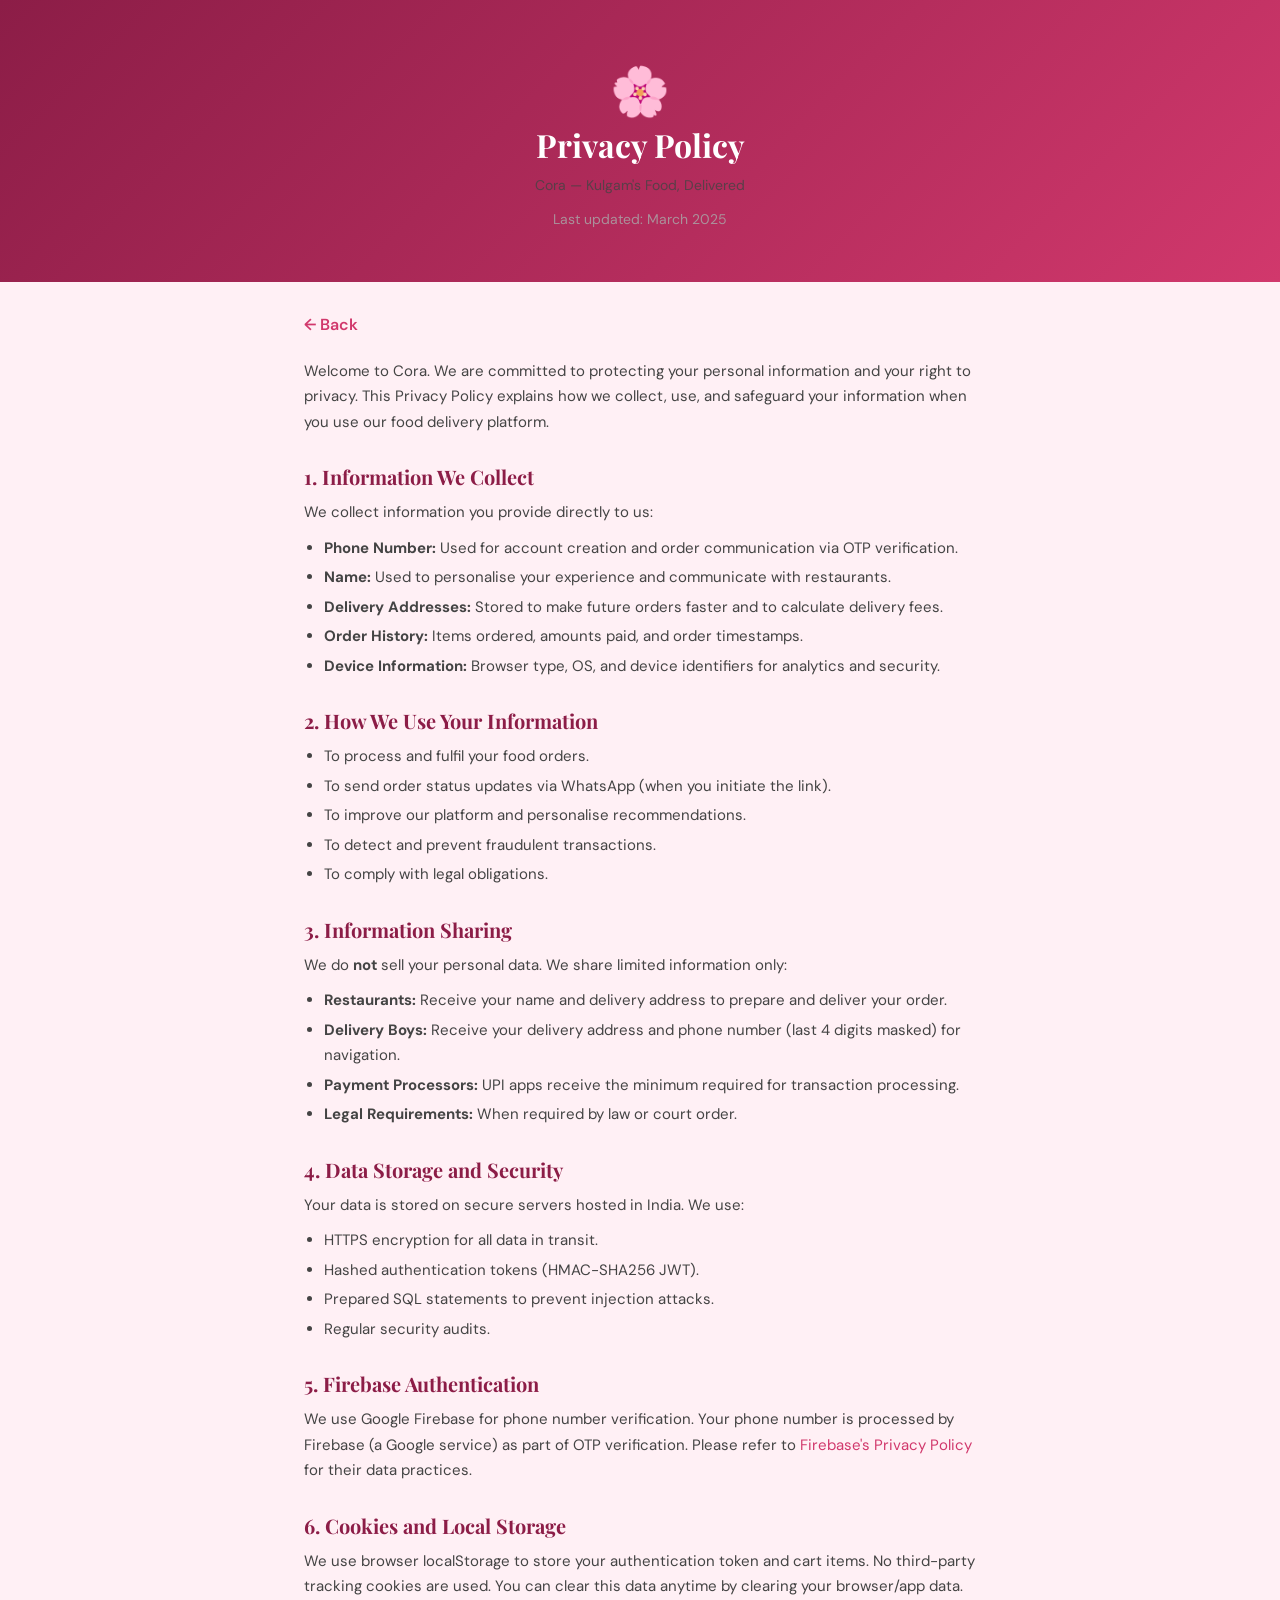
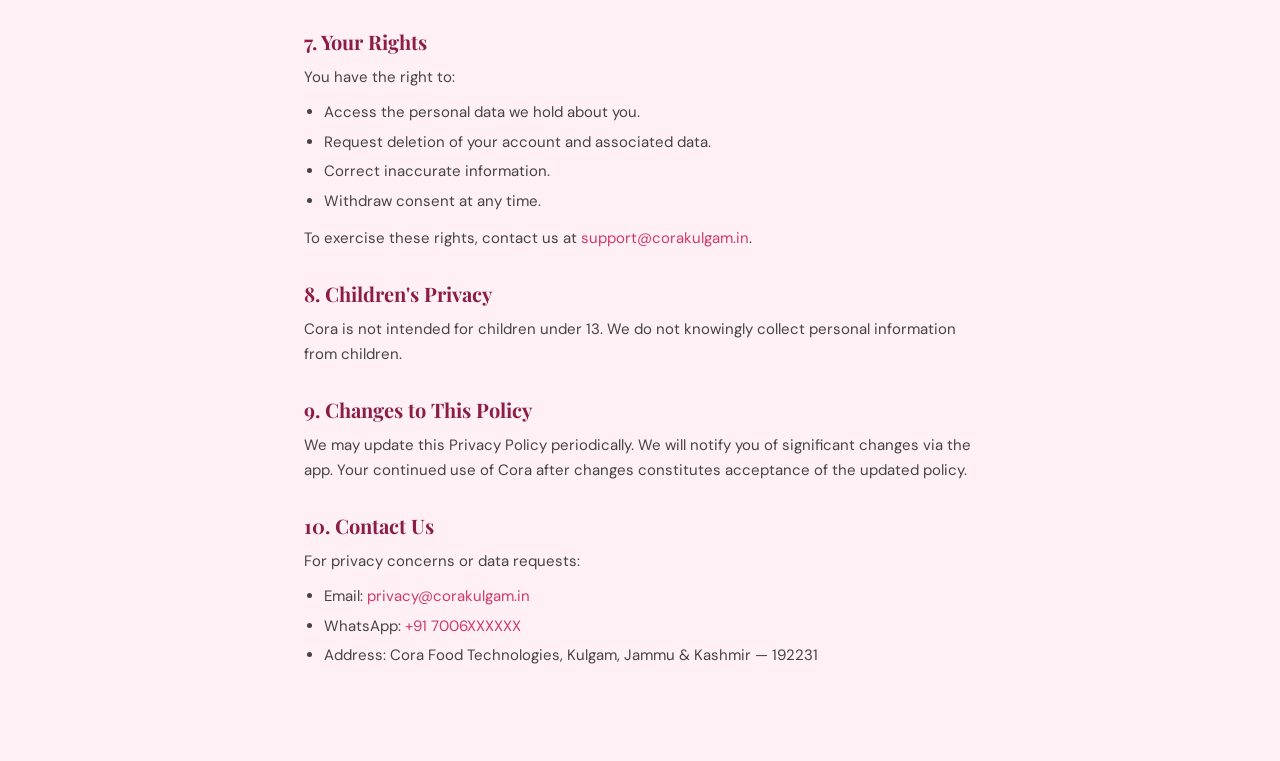
<file: privacy-policy.html>
<!DOCTYPE html>
<html lang="en">
<head>
    <meta charset="UTF-8">
    <meta name="viewport" content="width=device-width, initial-scale=1.0">
    <title>Privacy Policy — Cora</title>
    <link href="https://fonts.googleapis.com/css2?family=DM+Sans:wght@400;500;600&family=Playfair+Display:wght@400;600;700&display=swap" rel="stylesheet">
    <style>
        :root {
            --berry: #D1386C;
            --berry-deep: #8C1D47;
            --berry-light: #FFF0F5;
        }
        * { box-sizing: border-box; margin: 0; padding: 0; }
        body { font-family: 'DM Sans', sans-serif; background: var(--berry-light); color: #222; }
        .header {
            background: linear-gradient(135deg, var(--berry-deep) 0%, var(--berry) 100%);
            padding: 60px 24px 40px;
            text-align: center;
            color: white;
        }
        .header h1 { font-family: 'Playfair Display', serif; font-size: 32px; }
        .header p  { opacity: 0.8; margin-top: 8px; font-size: 14px; }
        .content { max-width: 720px; margin: 0 auto; padding: 32px 24px 80px; }
        h2 { font-family: 'Playfair Display', serif; font-size: 20px; color: var(--berry-deep); margin: 28px 0 10px; }
        p  { line-height: 1.7; color: #444; margin-bottom: 10px; font-size: 15px; }
        ul { margin: 8px 0 12px 20px; }
        li { line-height: 1.7; color: #444; font-size: 15px; margin-bottom: 4px; }
        .updated { font-size: 12px; color: #aaa; margin-top: 8px; }
        a  { color: var(--berry); text-decoration: none; }
        .back { display: inline-block; margin-bottom: 24px; color: var(--berry); font-weight: 600; }
    </style>
</head>
<body>
<div class="header">
    <div style="font-size:48px;">🌸</div>
    <h1>Privacy Policy</h1>
    <p>Cora — Kulgam's Food, Delivered</p>
    <p class="updated">Last updated: March 2025</p>
</div>

<div class="content">
    <a href="javascript:history.back()" class="back">← Back</a>

    <p>Welcome to Cora. We are committed to protecting your personal information and your right to privacy. This Privacy Policy explains how we collect, use, and safeguard your information when you use our food delivery platform.</p>

    <h2>1. Information We Collect</h2>
    <p>We collect information you provide directly to us:</p>
    <ul>
        <li><strong>Phone Number:</strong> Used for account creation and order communication via OTP verification.</li>
        <li><strong>Name:</strong> Used to personalise your experience and communicate with restaurants.</li>
        <li><strong>Delivery Addresses:</strong> Stored to make future orders faster and to calculate delivery fees.</li>
        <li><strong>Order History:</strong> Items ordered, amounts paid, and order timestamps.</li>
        <li><strong>Device Information:</strong> Browser type, OS, and device identifiers for analytics and security.</li>
    </ul>

    <h2>2. How We Use Your Information</h2>
    <ul>
        <li>To process and fulfil your food orders.</li>
        <li>To send order status updates via WhatsApp (when you initiate the link).</li>
        <li>To improve our platform and personalise recommendations.</li>
        <li>To detect and prevent fraudulent transactions.</li>
        <li>To comply with legal obligations.</li>
    </ul>

    <h2>3. Information Sharing</h2>
    <p>We do <strong>not</strong> sell your personal data. We share limited information only:</p>
    <ul>
        <li><strong>Restaurants:</strong> Receive your name and delivery address to prepare and deliver your order.</li>
        <li><strong>Delivery Boys:</strong> Receive your delivery address and phone number (last 4 digits masked) for navigation.</li>
        <li><strong>Payment Processors:</strong> UPI apps receive the minimum required for transaction processing.</li>
        <li><strong>Legal Requirements:</strong> When required by law or court order.</li>
    </ul>

    <h2>4. Data Storage and Security</h2>
    <p>Your data is stored on secure servers hosted in India. We use:</p>
    <ul>
        <li>HTTPS encryption for all data in transit.</li>
        <li>Hashed authentication tokens (HMAC-SHA256 JWT).</li>
        <li>Prepared SQL statements to prevent injection attacks.</li>
        <li>Regular security audits.</li>
    </ul>

    <h2>5. Firebase Authentication</h2>
    <p>We use Google Firebase for phone number verification. Your phone number is processed by Firebase (a Google service) as part of OTP verification. Please refer to <a href="https://firebase.google.com/support/privacy" target="_blank">Firebase's Privacy Policy</a> for their data practices.</p>

    <h2>6. Cookies and Local Storage</h2>
    <p>We use browser localStorage to store your authentication token and cart items. No third-party tracking cookies are used. You can clear this data anytime by clearing your browser/app data.</p>

    <h2>7. Your Rights</h2>
    <p>You have the right to:</p>
    <ul>
        <li>Access the personal data we hold about you.</li>
        <li>Request deletion of your account and associated data.</li>
        <li>Correct inaccurate information.</li>
        <li>Withdraw consent at any time.</li>
    </ul>
    <p>To exercise these rights, contact us at <a href="mailto:support@corakulgam.in">support@corakulgam.in</a>.</p>

    <h2>8. Children's Privacy</h2>
    <p>Cora is not intended for children under 13. We do not knowingly collect personal information from children.</p>

    <h2>9. Changes to This Policy</h2>
    <p>We may update this Privacy Policy periodically. We will notify you of significant changes via the app. Your continued use of Cora after changes constitutes acceptance of the updated policy.</p>

    <h2>10. Contact Us</h2>
    <p>For privacy concerns or data requests:</p>
    <ul>
        <li>Email: <a href="mailto:privacy@corakulgam.in">privacy@corakulgam.in</a></li>
        <li>WhatsApp: <a href="https://wa.me/917006XXXXXX" target="_blank">+91 7006XXXXXX</a></li>
        <li>Address: Cora Food Technologies, Kulgam, Jammu &amp; Kashmir — 192231</li>
    </ul>
</div>
</body>
</html>
</file>
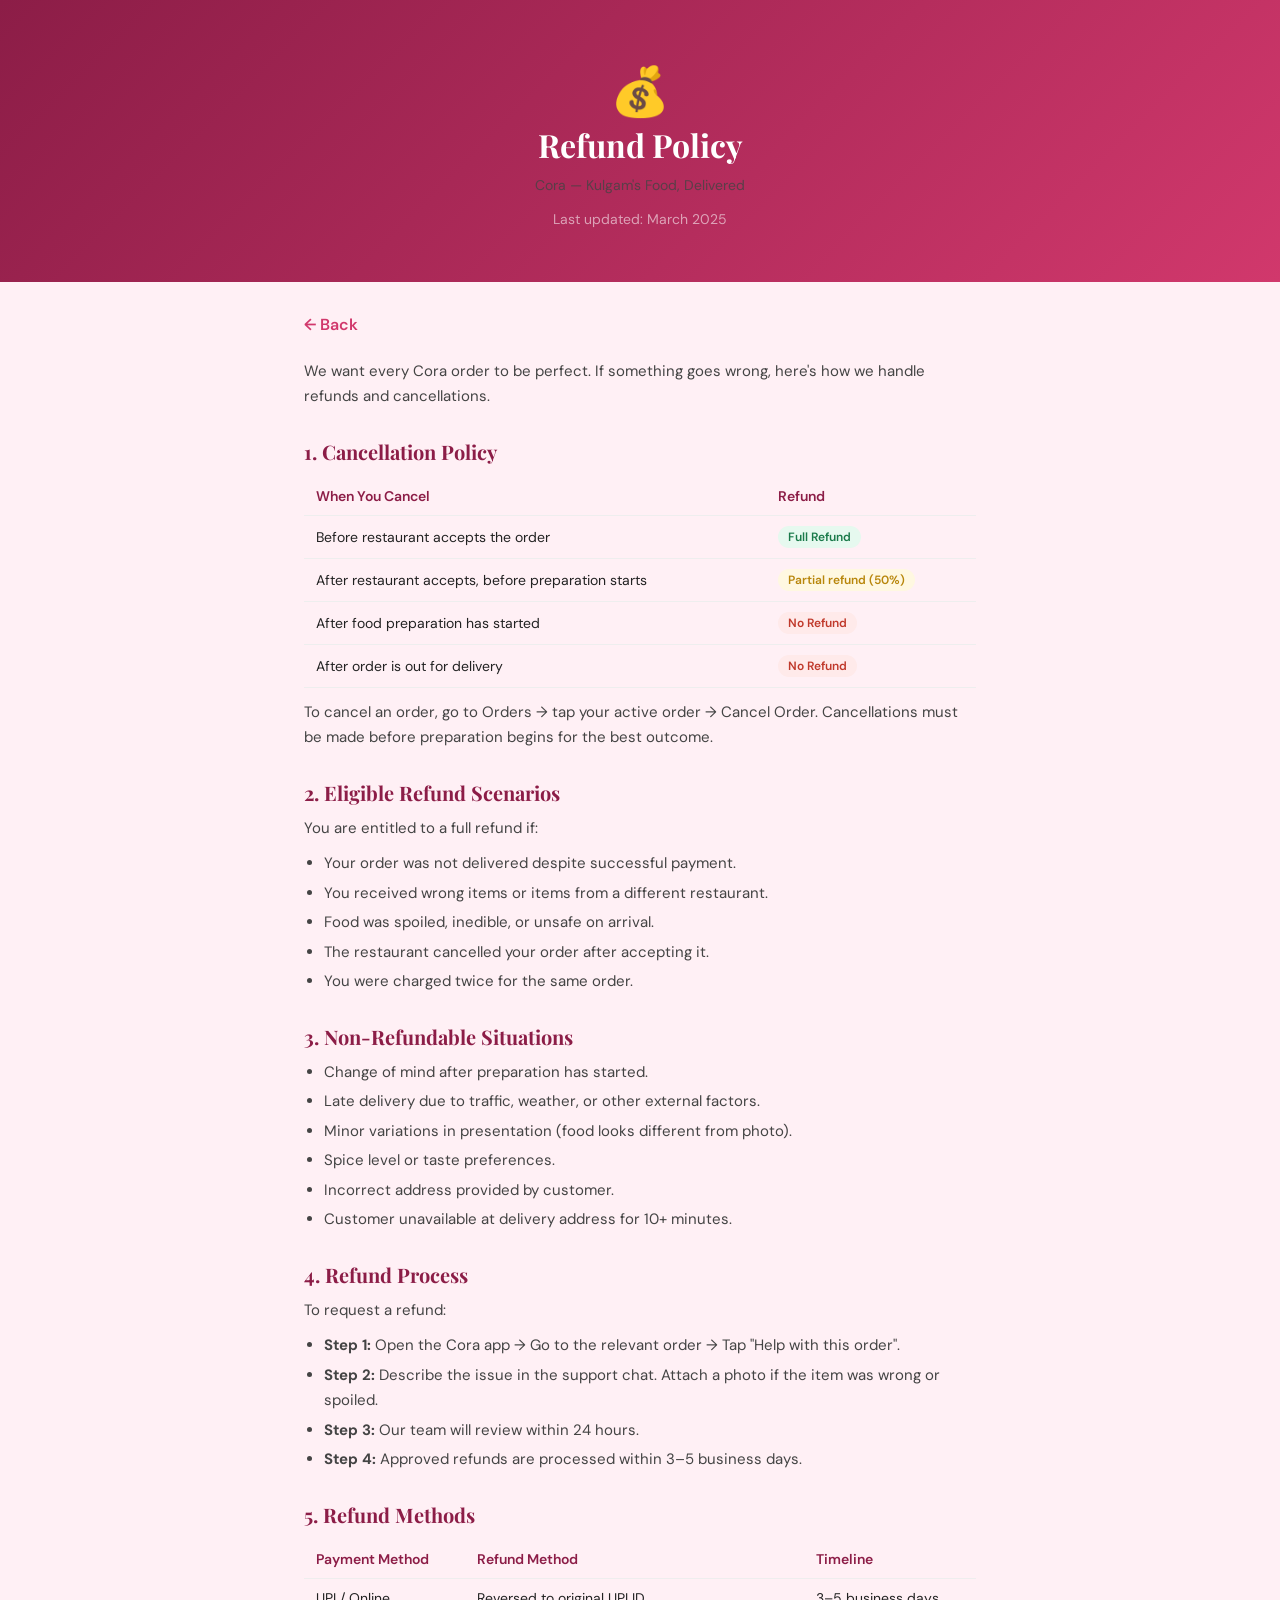
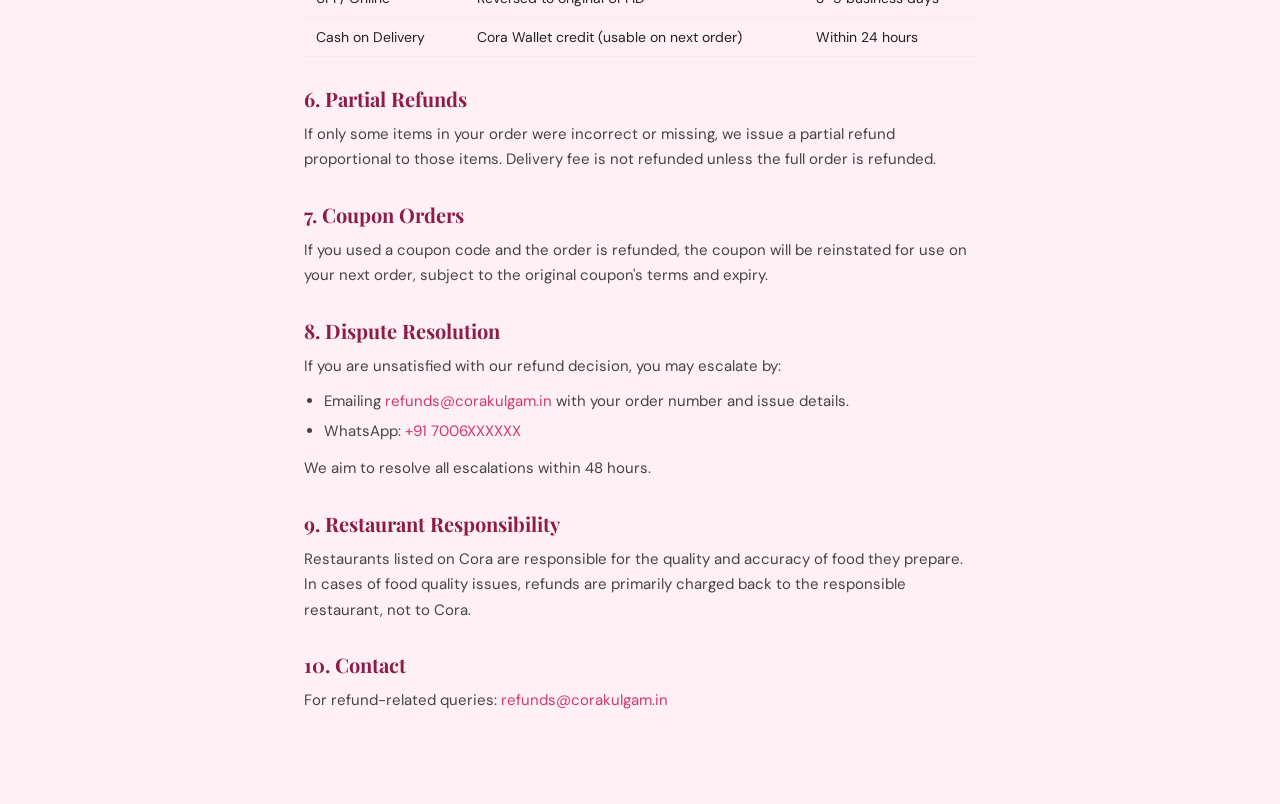
<file: refund-policy.html>
<!DOCTYPE html>
<html lang="en">
<head>
    <meta charset="UTF-8">
    <meta name="viewport" content="width=device-width, initial-scale=1.0">
    <title>Refund Policy — Cora</title>
    <link href="https://fonts.googleapis.com/css2?family=DM+Sans:wght@400;500;600&family=Playfair+Display:wght@400;600;700&display=swap" rel="stylesheet">
    <style>
        :root { --berry: #D1386C; --berry-deep: #8C1D47; --berry-light: #FFF0F5; }
        * { box-sizing: border-box; margin: 0; padding: 0; }
        body { font-family: 'DM Sans', sans-serif; background: var(--berry-light); color: #222; }
        .header { background: linear-gradient(135deg, var(--berry-deep) 0%, var(--berry) 100%); padding: 60px 24px 40px; text-align: center; color: white; }
        .header h1 { font-family: 'Playfair Display', serif; font-size: 32px; }
        .header p  { opacity: 0.8; margin-top: 8px; font-size: 14px; }
        .content   { max-width: 720px; margin: 0 auto; padding: 32px 24px 80px; }
        h2 { font-family: 'Playfair Display', serif; font-size: 20px; color: var(--berry-deep); margin: 28px 0 10px; }
        p  { line-height: 1.7; color: #444; margin-bottom: 10px; font-size: 15px; }
        ul { margin: 8px 0 12px 20px; }
        li { line-height: 1.7; color: #444; font-size: 15px; margin-bottom: 4px; }
        table { width: 100%; border-collapse: collapse; margin: 12px 0; }
        th, td { text-align: left; padding: 10px 12px; border-bottom: 1px solid #eee; font-size: 14px; }
        th { background: var(--berry-light); font-weight: 600; color: var(--berry-deep); }
        .pill { display: inline-block; padding: 3px 10px; border-radius: 20px; font-size: 12px; font-weight: 600; }
        .pill-green { background: #e6f9ef; color: #1a7a4a; }
        .pill-red   { background: #ffeaea; color: #c0392b; }
        .pill-yellow{ background: #fff8e1; color: #b8860b; }
        .updated { font-size: 12px; color: rgba(255,255,255,0.7); margin-top: 8px; }
        a  { color: var(--berry); text-decoration: none; }
        .back { display: inline-block; margin-bottom: 24px; color: var(--berry); font-weight: 600; }
    </style>
</head>
<body>
<div class="header">
    <div style="font-size:48px;">💰</div>
    <h1>Refund Policy</h1>
    <p>Cora — Kulgam's Food, Delivered</p>
    <p class="updated">Last updated: March 2025</p>
</div>

<div class="content">
    <a href="javascript:history.back()" class="back">← Back</a>

    <p>We want every Cora order to be perfect. If something goes wrong, here's how we handle refunds and cancellations.</p>

    <h2>1. Cancellation Policy</h2>
    <table>
        <thead><tr><th>When You Cancel</th><th>Refund</th></tr></thead>
        <tbody>
            <tr><td>Before restaurant accepts the order</td><td><span class="pill pill-green">Full Refund</span></td></tr>
            <tr><td>After restaurant accepts, before preparation starts</td><td><span class="pill pill-yellow">Partial refund (50%)</span></td></tr>
            <tr><td>After food preparation has started</td><td><span class="pill pill-red">No Refund</span></td></tr>
            <tr><td>After order is out for delivery</td><td><span class="pill pill-red">No Refund</span></td></tr>
        </tbody>
    </table>
    <p>To cancel an order, go to Orders → tap your active order → Cancel Order. Cancellations must be made before preparation begins for the best outcome.</p>

    <h2>2. Eligible Refund Scenarios</h2>
    <p>You are entitled to a full refund if:</p>
    <ul>
        <li>Your order was not delivered despite successful payment.</li>
        <li>You received wrong items or items from a different restaurant.</li>
        <li>Food was spoiled, inedible, or unsafe on arrival.</li>
        <li>The restaurant cancelled your order after accepting it.</li>
        <li>You were charged twice for the same order.</li>
    </ul>

    <h2>3. Non-Refundable Situations</h2>
    <ul>
        <li>Change of mind after preparation has started.</li>
        <li>Late delivery due to traffic, weather, or other external factors.</li>
        <li>Minor variations in presentation (food looks different from photo).</li>
        <li>Spice level or taste preferences.</li>
        <li>Incorrect address provided by customer.</li>
        <li>Customer unavailable at delivery address for 10+ minutes.</li>
    </ul>

    <h2>4. Refund Process</h2>
    <p>To request a refund:</p>
    <ul>
        <li><strong>Step 1:</strong> Open the Cora app → Go to the relevant order → Tap "Help with this order".</li>
        <li><strong>Step 2:</strong> Describe the issue in the support chat. Attach a photo if the item was wrong or spoiled.</li>
        <li><strong>Step 3:</strong> Our team will review within 24 hours.</li>
        <li><strong>Step 4:</strong> Approved refunds are processed within 3–5 business days.</li>
    </ul>

    <h2>5. Refund Methods</h2>
    <table>
        <thead><tr><th>Payment Method</th><th>Refund Method</th><th>Timeline</th></tr></thead>
        <tbody>
            <tr><td>UPI / Online</td><td>Reversed to original UPI ID</td><td>3–5 business days</td></tr>
            <tr><td>Cash on Delivery</td><td>Cora Wallet credit (usable on next order)</td><td>Within 24 hours</td></tr>
        </tbody>
    </table>

    <h2>6. Partial Refunds</h2>
    <p>If only some items in your order were incorrect or missing, we issue a partial refund proportional to those items. Delivery fee is not refunded unless the full order is refunded.</p>

    <h2>7. Coupon Orders</h2>
    <p>If you used a coupon code and the order is refunded, the coupon will be reinstated for use on your next order, subject to the original coupon's terms and expiry.</p>

    <h2>8. Dispute Resolution</h2>
    <p>If you are unsatisfied with our refund decision, you may escalate by:</p>
    <ul>
        <li>Emailing <a href="mailto:refunds@corakulgam.in">refunds@corakulgam.in</a> with your order number and issue details.</li>
        <li>WhatsApp: <a href="https://wa.me/917006XXXXXX" target="_blank">+91 7006XXXXXX</a></li>
    </ul>
    <p>We aim to resolve all escalations within 48 hours.</p>

    <h2>9. Restaurant Responsibility</h2>
    <p>Restaurants listed on Cora are responsible for the quality and accuracy of food they prepare. In cases of food quality issues, refunds are primarily charged back to the responsible restaurant, not to Cora.</p>

    <h2>10. Contact</h2>
    <p>For refund-related queries: <a href="mailto:refunds@corakulgam.in">refunds@corakulgam.in</a></p>
</div>
</body>
</html>
</file>
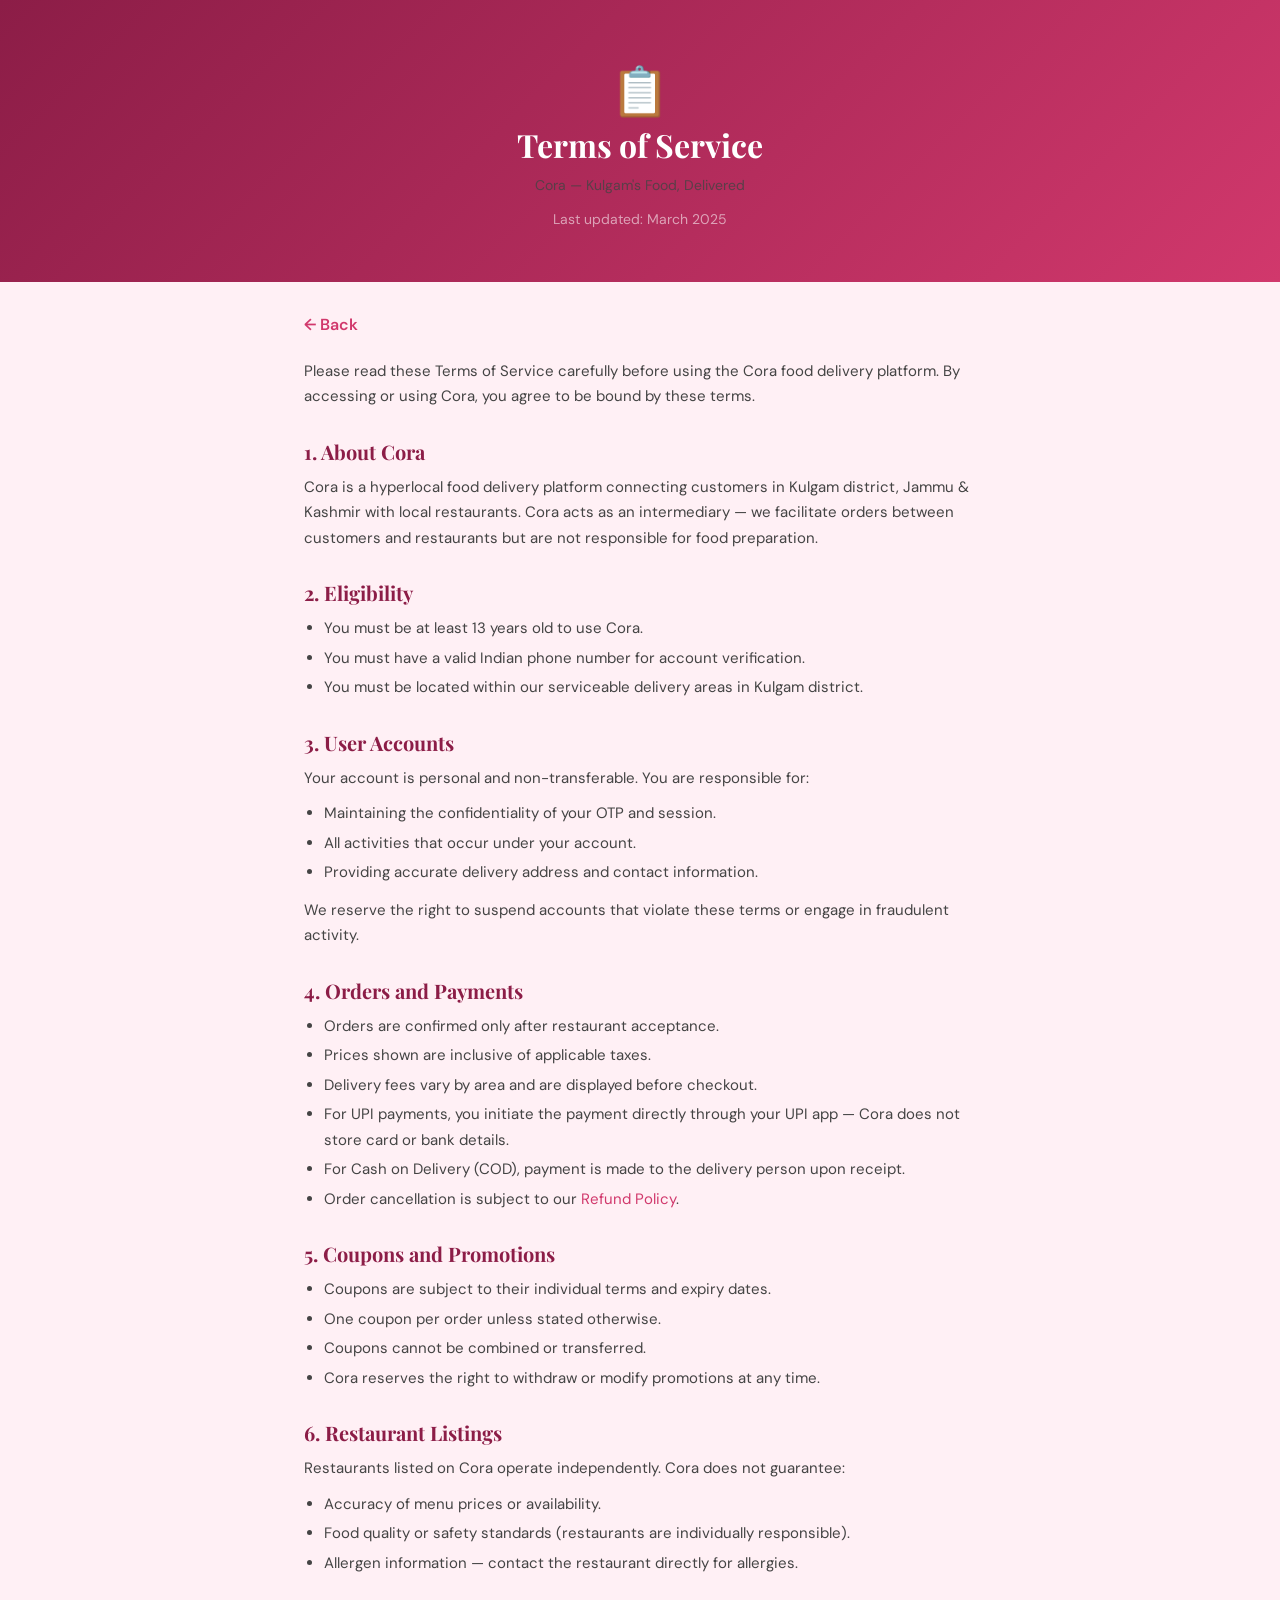
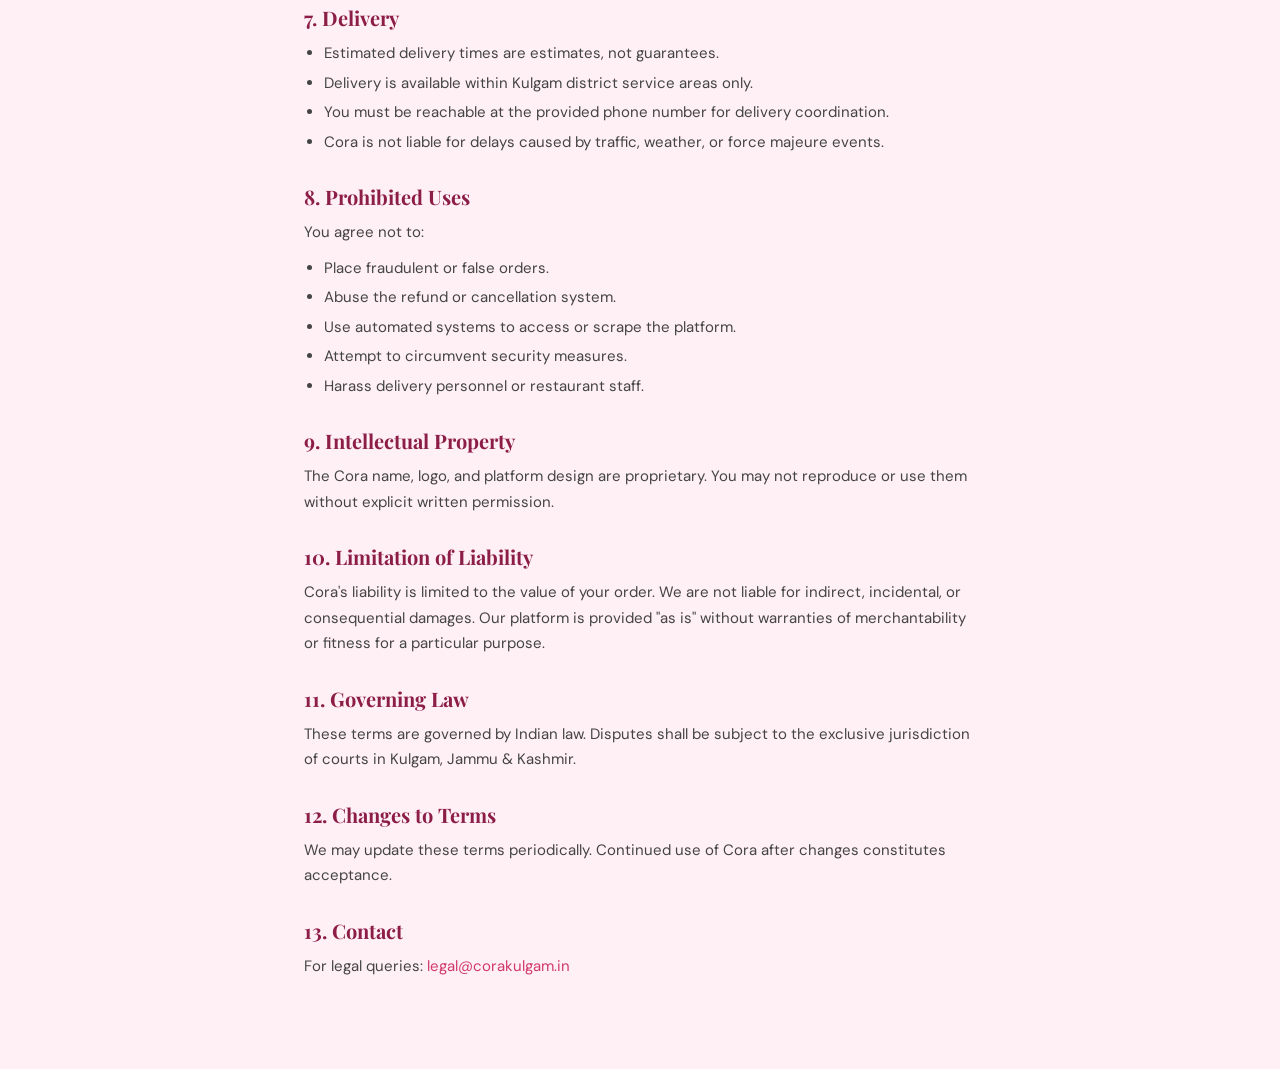
<file: terms.html>
<!DOCTYPE html>
<html lang="en">
<head>
    <meta charset="UTF-8">
    <meta name="viewport" content="width=device-width, initial-scale=1.0">
    <title>Terms of Service — Cora</title>
    <link href="https://fonts.googleapis.com/css2?family=DM+Sans:wght@400;500;600&family=Playfair+Display:wght@400;600;700&display=swap" rel="stylesheet">
    <style>
        :root { --berry: #D1386C; --berry-deep: #8C1D47; --berry-light: #FFF0F5; }
        * { box-sizing: border-box; margin: 0; padding: 0; }
        body { font-family: 'DM Sans', sans-serif; background: var(--berry-light); color: #222; }
        .header { background: linear-gradient(135deg, var(--berry-deep) 0%, var(--berry) 100%); padding: 60px 24px 40px; text-align: center; color: white; }
        .header h1 { font-family: 'Playfair Display', serif; font-size: 32px; }
        .header p  { opacity: 0.8; margin-top: 8px; font-size: 14px; }
        .content   { max-width: 720px; margin: 0 auto; padding: 32px 24px 80px; }
        h2 { font-family: 'Playfair Display', serif; font-size: 20px; color: var(--berry-deep); margin: 28px 0 10px; }
        p  { line-height: 1.7; color: #444; margin-bottom: 10px; font-size: 15px; }
        ul { margin: 8px 0 12px 20px; }
        li { line-height: 1.7; color: #444; font-size: 15px; margin-bottom: 4px; }
        .updated { font-size: 12px; color: rgba(255,255,255,0.7); margin-top: 8px; }
        a  { color: var(--berry); text-decoration: none; }
        .back { display: inline-block; margin-bottom: 24px; color: var(--berry); font-weight: 600; }
    </style>
</head>
<body>
<div class="header">
    <div style="font-size:48px;">📋</div>
    <h1>Terms of Service</h1>
    <p>Cora — Kulgam's Food, Delivered</p>
    <p class="updated">Last updated: March 2025</p>
</div>

<div class="content">
    <a href="javascript:history.back()" class="back">← Back</a>

    <p>Please read these Terms of Service carefully before using the Cora food delivery platform. By accessing or using Cora, you agree to be bound by these terms.</p>

    <h2>1. About Cora</h2>
    <p>Cora is a hyperlocal food delivery platform connecting customers in Kulgam district, Jammu &amp; Kashmir with local restaurants. Cora acts as an intermediary — we facilitate orders between customers and restaurants but are not responsible for food preparation.</p>

    <h2>2. Eligibility</h2>
    <ul>
        <li>You must be at least 13 years old to use Cora.</li>
        <li>You must have a valid Indian phone number for account verification.</li>
        <li>You must be located within our serviceable delivery areas in Kulgam district.</li>
    </ul>

    <h2>3. User Accounts</h2>
    <p>Your account is personal and non-transferable. You are responsible for:</p>
    <ul>
        <li>Maintaining the confidentiality of your OTP and session.</li>
        <li>All activities that occur under your account.</li>
        <li>Providing accurate delivery address and contact information.</li>
    </ul>
    <p>We reserve the right to suspend accounts that violate these terms or engage in fraudulent activity.</p>

    <h2>4. Orders and Payments</h2>
    <ul>
        <li>Orders are confirmed only after restaurant acceptance.</li>
        <li>Prices shown are inclusive of applicable taxes.</li>
        <li>Delivery fees vary by area and are displayed before checkout.</li>
        <li>For UPI payments, you initiate the payment directly through your UPI app — Cora does not store card or bank details.</li>
        <li>For Cash on Delivery (COD), payment is made to the delivery person upon receipt.</li>
        <li>Order cancellation is subject to our <a href="/refund-policy.html">Refund Policy</a>.</li>
    </ul>

    <h2>5. Coupons and Promotions</h2>
    <ul>
        <li>Coupons are subject to their individual terms and expiry dates.</li>
        <li>One coupon per order unless stated otherwise.</li>
        <li>Coupons cannot be combined or transferred.</li>
        <li>Cora reserves the right to withdraw or modify promotions at any time.</li>
    </ul>

    <h2>6. Restaurant Listings</h2>
    <p>Restaurants listed on Cora operate independently. Cora does not guarantee:</p>
    <ul>
        <li>Accuracy of menu prices or availability.</li>
        <li>Food quality or safety standards (restaurants are individually responsible).</li>
        <li>Allergen information — contact the restaurant directly for allergies.</li>
    </ul>

    <h2>7. Delivery</h2>
    <ul>
        <li>Estimated delivery times are estimates, not guarantees.</li>
        <li>Delivery is available within Kulgam district service areas only.</li>
        <li>You must be reachable at the provided phone number for delivery coordination.</li>
        <li>Cora is not liable for delays caused by traffic, weather, or force majeure events.</li>
    </ul>

    <h2>8. Prohibited Uses</h2>
    <p>You agree not to:</p>
    <ul>
        <li>Place fraudulent or false orders.</li>
        <li>Abuse the refund or cancellation system.</li>
        <li>Use automated systems to access or scrape the platform.</li>
        <li>Attempt to circumvent security measures.</li>
        <li>Harass delivery personnel or restaurant staff.</li>
    </ul>

    <h2>9. Intellectual Property</h2>
    <p>The Cora name, logo, and platform design are proprietary. You may not reproduce or use them without explicit written permission.</p>

    <h2>10. Limitation of Liability</h2>
    <p>Cora's liability is limited to the value of your order. We are not liable for indirect, incidental, or consequential damages. Our platform is provided "as is" without warranties of merchantability or fitness for a particular purpose.</p>

    <h2>11. Governing Law</h2>
    <p>These terms are governed by Indian law. Disputes shall be subject to the exclusive jurisdiction of courts in Kulgam, Jammu &amp; Kashmir.</p>

    <h2>12. Changes to Terms</h2>
    <p>We may update these terms periodically. Continued use of Cora after changes constitutes acceptance.</p>

    <h2>13. Contact</h2>
    <p>For legal queries: <a href="mailto:legal@corakulgam.in">legal@corakulgam.in</a></p>
</div>
</body>
</html>
</file>
